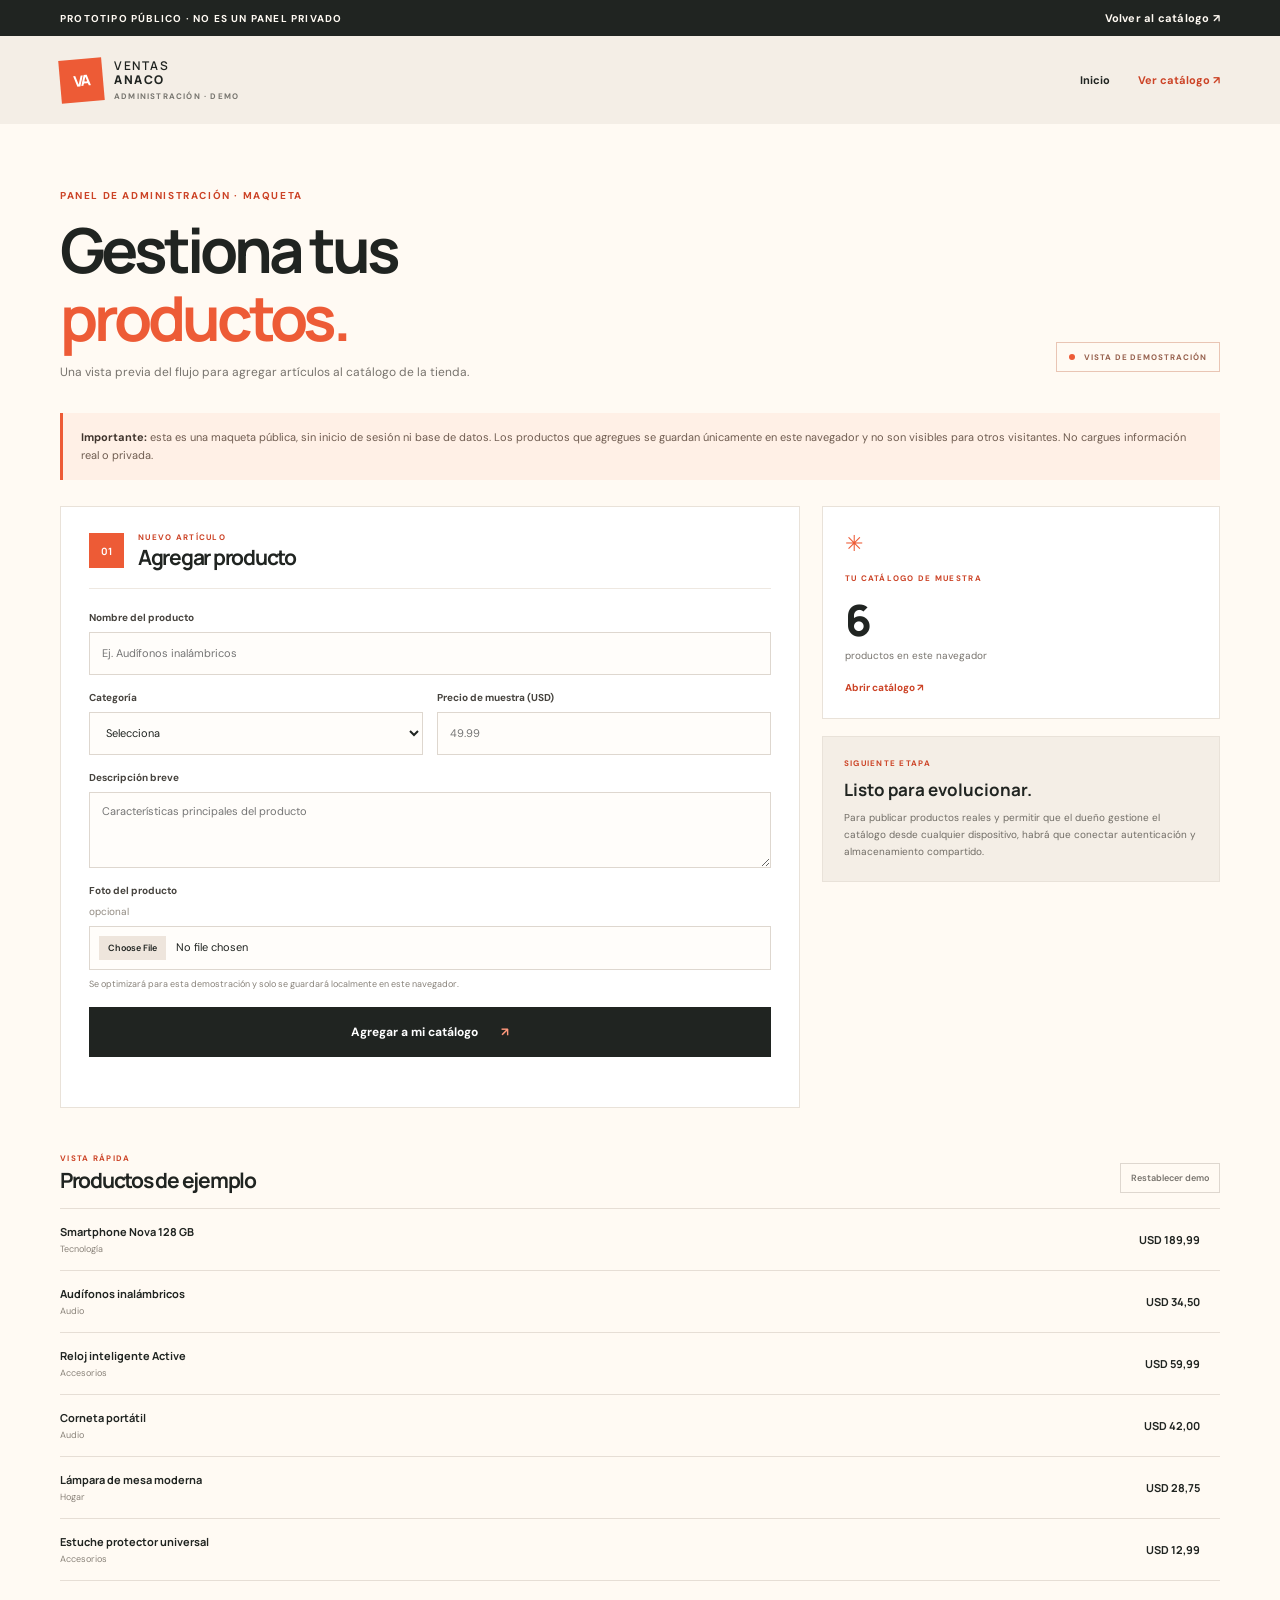
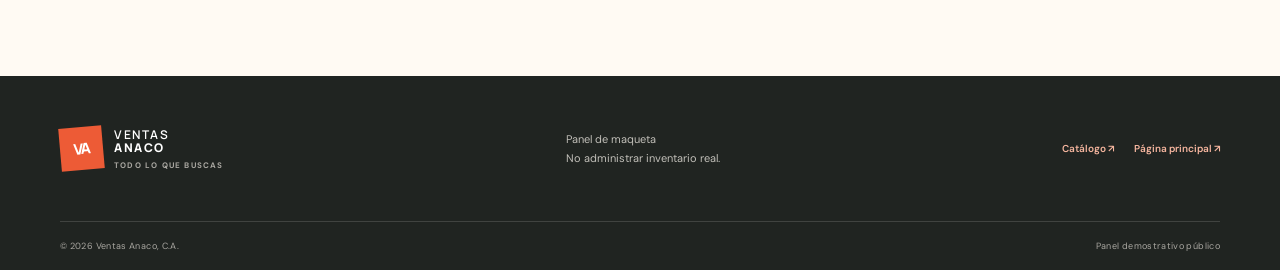
<file: admin.html>
<!DOCTYPE html>
<html lang="es">
<head>
    <meta charset="UTF-8">
    <meta name="viewport" content="width=device-width, initial-scale=1">
    <meta name="theme-color" content="#f4eee6">
    <meta name="description" content="Vista de demostración del panel de productos para Ventas Anaco.">
    <meta name="robots" content="noindex, nofollow">
    <title>Administración demo | Ventas Anaco, C.A.</title>
    <link rel="stylesheet" href="styles.css">
    <script src="script.js" defer></script>
    <script src="store.js" defer></script>
</head>
<body class="store-page">
    <div class="announcement"><span>PROTOTIPO PÚBLICO · NO ES UN PANEL PRIVADO</span><a href="catalogo.html">Volver al catálogo ↗</a></div>
    <header class="site-header">
        <nav class="navigation container" aria-label="Navegación principal">
            <a class="brand" href="index.html" aria-label="Ventas Anaco, inicio"><span class="brand-mark">VA</span><span class="brand-name">VENTAS <strong>ANACO</strong><small>ADMINISTRACIÓN · DEMO</small></span></a>
            <div class="admin-header-links"><a href="index.html">Inicio</a><a href="catalogo.html">Ver catálogo ↗</a></div>
        </nav>
    </header>
    <main class="admin-main">
        <div class="container">
            <div class="admin-heading">
                <div><p class="section-label">Panel de administración · Maqueta</p><h1>Gestiona tus<br><em>productos.</em></h1><p>Una vista previa del flujo para agregar artículos al catálogo de la tienda.</p></div>
                <span class="admin-badge"><span></span> VISTA DE DEMOSTRACIÓN</span>
            </div>
            <div class="admin-warning" role="note"><strong>Importante:</strong> esta es una maqueta pública, sin inicio de sesión ni base de datos. Los productos que agregues se guardan únicamente en este navegador y no son visibles para otros visitantes. No cargues información real o privada.</div>
            <div class="admin-layout">
                <section class="admin-form-card">
                    <div class="admin-card-heading"><span class="admin-step">01</span><div><p class="section-label">Nuevo artículo</p><h2>Agregar producto</h2></div></div>
                    <form id="admin-product-form">
                        <label class="form-field">Nombre del producto<input name="name" type="text" maxlength="70" placeholder="Ej. Audífonos inalámbricos" required></label>
                        <div class="form-row">
                            <label class="form-field">Categoría<select name="category" required><option value="">Selecciona</option><option>Tecnología</option><option>Audio</option><option>Hogar</option><option>Accesorios</option></select></label>
                            <label class="form-field">Precio de muestra (USD)<input name="price" type="number" min="0.01" max="999999" step="0.01" placeholder="49.99" required></label>
                        </div>
                        <label class="form-field">Descripción breve<textarea name="description" maxlength="140" rows="3" placeholder="Características principales del producto" required></textarea></label>
                        <label class="form-field">Foto del producto <span class="optional-label">opcional</span><input name="image" id="product-image" type="file" accept="image/png,image/jpeg,image/webp"><small>Se optimizará para esta demostración y solo se guardará localmente en este navegador.</small></label>
                        <div class="image-preview" id="image-preview" hidden><img id="preview-image" alt="Vista previa de la imagen del producto"><button type="button" id="remove-image">Quitar foto</button></div>
                        <button class="button button-dark submit-product" type="submit">Agregar a mi catálogo <span aria-hidden="true">↗</span></button>
                        <p class="form-feedback" id="form-feedback" aria-live="polite"></p>
                    </form>
                </section>
                <aside class="admin-side">
                    <div class="admin-summary"><span class="summary-icon">✳</span><p class="section-label">Tu catálogo de muestra</p><strong id="admin-product-count">—</strong><span>productos en este navegador</span><a href="catalogo.html">Abrir catálogo ↗</a></div>
                    <div class="admin-tips"><p class="section-label">Siguiente etapa</p><h3>Listo para evolucionar.</h3><p>Para publicar productos reales y permitir que el dueño gestione el catálogo desde cualquier dispositivo, habrá que conectar autenticación y almacenamiento compartido.</p></div>
                </aside>
            </div>
            <section class="admin-products-section">
                <div class="admin-products-heading"><div><p class="section-label">Vista rápida</p><h2>Productos de ejemplo</h2></div><button class="clear-demo" id="clear-demo-products" type="button">Restablecer demo</button></div>
                <div class="admin-product-list" id="admin-product-list"></div>
            </section>
        </div>
    </main>
    <footer class="site-footer">
        <div class="container footer-main"><a class="brand footer-brand" href="index.html" aria-label="Ventas Anaco, inicio"><span class="brand-mark">VA</span><span class="brand-name">VENTAS <strong>ANACO</strong><small>TODO LO QUE BUSCAS</small></span></a><p>Panel de maqueta<br>No administrar inventario real.</p><div class="social-links"><a href="catalogo.html">Catálogo ↗</a><a href="index.html">Página principal ↗</a></div></div>
        <div class="container footer-bottom"><span>© <span id="current-year"></span> Ventas Anaco, C.A.</span><span>Panel demostrativo público</span></div>
    </footer>
</body>
</html>
</file>
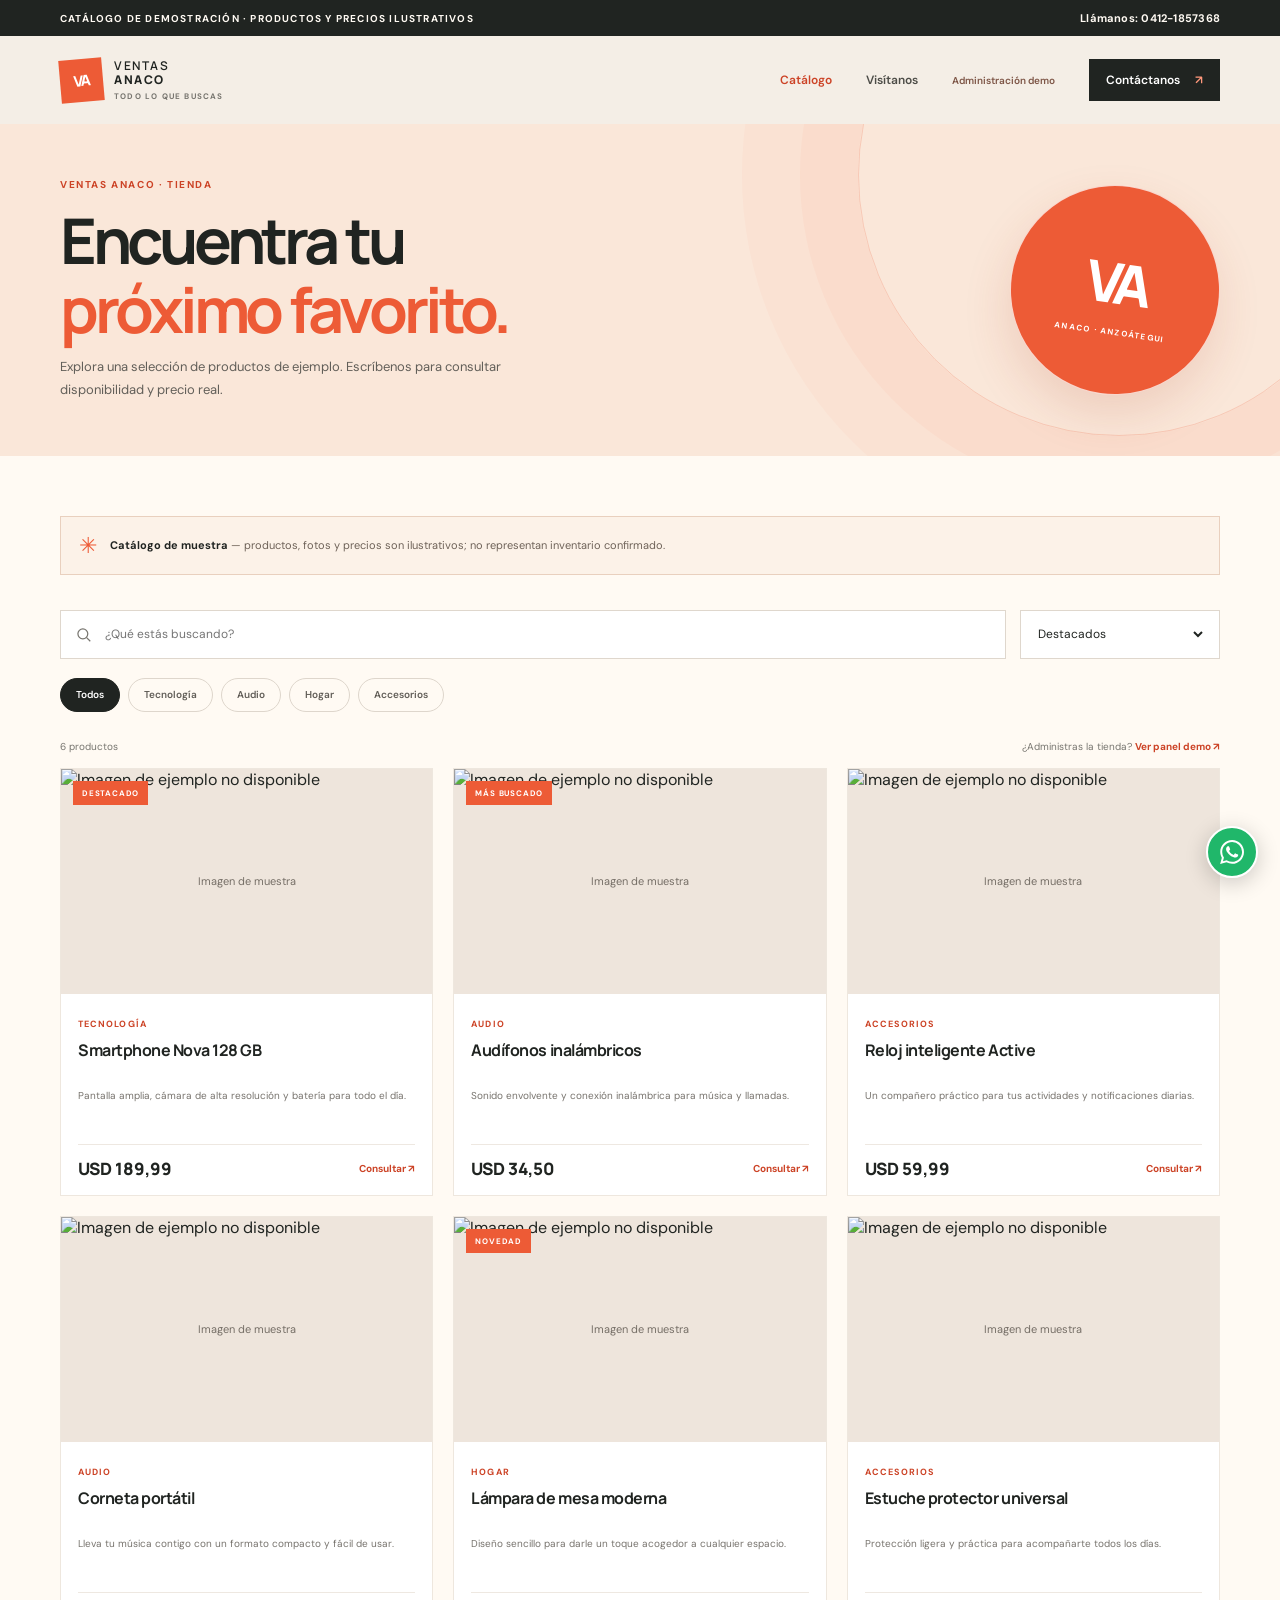
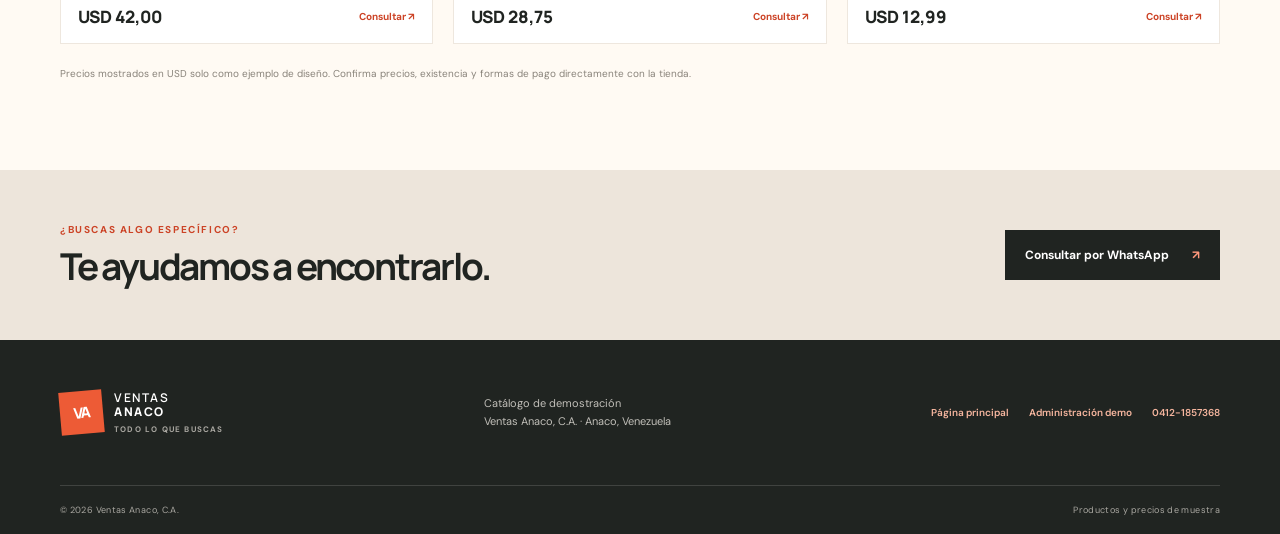
<file: catalogo.html>
<!DOCTYPE html>
<html lang="es">
<head>
    <meta charset="UTF-8">
    <meta name="viewport" content="width=device-width, initial-scale=1">
    <meta name="theme-color" content="#f4eee6">
    <meta name="description" content="Explora el catálogo de ejemplo de Ventas Anaco. Consulta productos y disponibilidad por WhatsApp.">
    <title>Catálogo de ejemplo | Ventas Anaco, C.A.</title>
    <link rel="preconnect" href="https://images.unsplash.com">
    <link rel="stylesheet" href="styles.css">
    <script src="script.js" defer></script>
    <script src="store.js" defer></script>
</head>
<body class="store-page">
    <div class="announcement">
        <span>CATÁLOGO DE DEMOSTRACIÓN · PRODUCTOS Y PRECIOS ILUSTRATIVOS</span>
        <a href="tel:+584121857368">Llámanos: 0412-1857368</a>
    </div>
    <header class="site-header">
        <nav class="navigation container" aria-label="Navegación principal">
            <a class="brand" href="index.html" aria-label="Ventas Anaco, inicio">
                <span class="brand-mark">VA</span>
                <span class="brand-name">VENTAS <strong>ANACO</strong><small>TODO LO QUE BUSCAS</small></span>
            </a>
            <button class="menu-toggle" type="button" aria-expanded="false" aria-controls="primary-menu" aria-label="Abrir menú"><span></span><span></span></button>
            <div class="nav-links" id="primary-menu">
                <a class="nav-current" href="catalogo.html">Catálogo</a>
                <a href="index.html#visitanos">Visítanos</a>
                <a class="admin-link" href="admin.html">Administración demo</a>
                <a class="nav-cta" href="https://wa.me/584121857368" target="_blank" rel="noopener noreferrer">Contáctanos <span aria-hidden="true">↗</span></a>
            </div>
        </nav>
    </header>

    <main>
        <section class="catalog-hero">
            <div class="container catalog-hero-inner">
                <div>
                    <p class="section-label">Ventas Anaco · Tienda</p>
                    <h1>Encuentra tu<br><em>próximo favorito.</em></h1>
                    <p>Explora una selección de productos de ejemplo. Escríbenos para consultar disponibilidad y precio real.</p>
                </div>
                <div class="catalog-hero-art" aria-hidden="true"><span>VA</span><small>ANACO · ANZOÁTEGUI</small></div>
            </div>
        </section>

        <section class="catalog-section section">
            <div class="container">
                <div class="demo-notice"><span aria-hidden="true">✳</span><p><strong>Catálogo de muestra</strong> — productos, fotos y precios son ilustrativos; no representan inventario confirmado.</p></div>
                <div class="catalog-toolbar">
                    <label class="search-field"><span class="sr-only">Buscar productos</span><svg viewBox="0 0 24 24" aria-hidden="true"><circle cx="10.8" cy="10.8" r="6.8"></circle><path d="m16 16 5 5"></path></svg><input id="product-search" type="search" placeholder="¿Qué estás buscando?" autocomplete="off"></label>
                    <label class="sort-field"><span class="sr-only">Ordenar productos</span><select id="product-sort"><option value="featured">Destacados</option><option value="price-asc">Precio: menor a mayor</option><option value="price-desc">Precio: mayor a menor</option><option value="name">Nombre: A-Z</option></select></label>
                </div>
                <div class="category-filters" aria-label="Filtrar por categoría">
                    <button class="filter-chip is-active" type="button" data-category="Todos" aria-pressed="true">Todos</button>
                    <button class="filter-chip" type="button" data-category="Tecnología" aria-pressed="false">Tecnología</button>
                    <button class="filter-chip" type="button" data-category="Audio" aria-pressed="false">Audio</button>
                    <button class="filter-chip" type="button" data-category="Hogar" aria-pressed="false">Hogar</button>
                    <button class="filter-chip" type="button" data-category="Accesorios" aria-pressed="false">Accesorios</button>
                </div>
                <div class="catalog-status"><span id="product-count" aria-live="polite"></span><a href="admin.html">¿Administras la tienda? <strong>Ver panel demo ↗</strong></a></div>
                <div class="product-grid" id="product-grid" aria-live="polite"></div>
                <p class="empty-state" id="empty-state" hidden>No encontramos productos con esos filtros. Prueba otra búsqueda.</p>
                <p class="catalog-footnote">Precios mostrados en USD solo como ejemplo de diseño. Confirma precios, existencia y formas de pago directamente con la tienda.</p>
            </div>
        </section>
        <section class="catalog-contact">
            <div class="container catalog-contact-inner"><div><p class="section-label">¿Buscas algo específico?</p><h2>Te ayudamos a encontrarlo.</h2></div><a class="button button-dark" href="https://wa.me/584121857368?text=Hola%2C%20quisiera%20consultar%20por%20un%20producto." target="_blank" rel="noopener noreferrer">Consultar por WhatsApp <span aria-hidden="true">↗</span></a></div>
        </section>
    </main>
    <footer class="site-footer">
        <div class="container footer-main">
            <a class="brand footer-brand" href="index.html" aria-label="Ventas Anaco, inicio"><span class="brand-mark">VA</span><span class="brand-name">VENTAS <strong>ANACO</strong><small>TODO LO QUE BUSCAS</small></span></a>
            <p>Catálogo de demostración<br>Ventas Anaco, C.A. · Anaco, Venezuela</p>
            <div class="social-links"><a href="index.html">Página principal</a><a href="admin.html">Administración demo</a><a href="tel:+584121857368">0412-1857368</a></div>
        </div>
        <div class="container footer-bottom"><span>© <span id="current-year"></span> Ventas Anaco, C.A.</span><span>Productos y precios de muestra</span></div>
    </footer>
    <a class="whatsapp-float" href="https://wa.me/584121857368" target="_blank" rel="noopener noreferrer" aria-label="Escribir a Ventas Anaco por WhatsApp"><svg viewBox="0 0 24 24" aria-hidden="true"><path d="M20.52 3.48A11.78 11.78 0 0 0 12.12 0C5.57 0 .24 5.32.24 11.87c0 2.1.55 4.16 1.6 5.97L.14 24l6.31-1.65a11.9 11.9 0 0 0 5.67 1.45h.01c6.54 0 11.87-5.32 11.87-11.87 0-3.17-1.24-6.15-3.48-8.45Zm-8.4 18.31a9.9 9.9 0 0 1-5.04-1.38l-.36-.21-3.75.98 1-3.65-.24-.38a9.84 9.84 0 0 1-1.52-5.28c0-5.46 4.45-9.9 9.92-9.9a9.85 9.85 0 0 1 7.02 2.91 9.85 9.85 0 0 1 2.9 7.02c0 5.47-4.44 9.9-9.91 9.9Zm5.44-7.42c-.3-.15-1.76-.87-2.03-.97-.27-.1-.47-.15-.66.15-.2.3-.76.97-.93 1.17-.17.2-.34.22-.64.07-.3-.15-1.26-.47-2.4-1.5-.89-.8-1.5-1.77-1.67-2.07-.17-.3-.02-.46.13-.61.14-.13.3-.35.44-.52.15-.17.2-.3.3-.5.1-.2.05-.37-.02-.52-.08-.15-.67-1.61-.92-2.2-.24-.58-.49-.5-.67-.51h-.57c-.2 0-.52.07-.79.37-.27.3-1.04 1.01-1.04 2.47s1.07 2.86 1.22 3.06c.15.2 2.1 3.21 5.08 4.5.71.3 1.26.48 1.7.62.71.22 1.36.19 1.87.12.57-.09 1.76-.72 2.01-1.41.25-.69.25-1.28.17-1.41-.07-.12-.27-.2-.57-.34Z"/></svg></a>
</body>
</html>
</file>
<file: styles.css>
@import url('https://fonts.googleapis.com/css2?family=DM+Sans:wght@400;500;600;700&family=Manrope:wght@400;500;600;700;800&display=swap');

:root {
    color-scheme: light;
    --ink: #202421;
    --paper: #f4eee6;
    --cream: #fffaf3;
    --orange: #ed5b36;
    --orange-dark: #cc4326;
    --blue: #244fa2;
    --muted: #77756f;
    --line: rgba(32, 36, 33, .14);
    --display: "Manrope", "Arial", sans-serif;
    --body: "DM Sans", "Arial", sans-serif;
}

* { box-sizing: border-box; }
html { scroll-behavior: smooth; }
body { margin: 0; background: var(--paper); color: var(--ink); font-family: var(--body); -webkit-font-smoothing: antialiased; }
a { color: inherit; }
img { display: block; max-width: 100%; }
.container { width: min(1160px, calc(100% - 64px)); margin-inline: auto; }
.section { padding-block: 110px; }

.announcement { min-height: 36px; padding: 0 max(32px, calc((100% - 1160px) / 2)); display: flex; align-items: center; justify-content: space-between; background: var(--ink); color: #fffaf3; font-size: 10px; font-weight: 700; letter-spacing: .12em; }
.announcement a { color: #fffaf3; text-decoration: none; font-size: 11px; letter-spacing: .02em; }
.site-header { position: relative; z-index: 10; background: var(--paper); }
.navigation { min-height: 88px; display: flex; align-items: center; justify-content: space-between; }
.brand { display: inline-flex; align-items: center; gap: 11px; text-decoration: none; }
.brand-mark { width: 43px; height: 43px; display: grid; place-items: center; background: var(--orange); color: white; font: 800 15px var(--display); letter-spacing: -.08em; transform: rotate(-5deg); }
.brand-name { display: grid; font: 600 12px var(--display); letter-spacing: .13em; line-height: 1.15; }
.brand-name strong { font-weight: 800; }
.brand-name small { margin-top: 5px; color: var(--muted); font: 700 8px var(--body); letter-spacing: .15em; }
.nav-links { display: flex; align-items: center; gap: 34px; }
.nav-links > a { color: #4c4c47; text-decoration: none; font-size: 12px; font-weight: 600; transition: color .2s; }
.nav-links > a:hover, .text-link:hover, .inline-link:hover { color: var(--orange-dark); }
.nav-links .nav-cta { padding: 13px 17px; background: var(--ink); color: white; }
.nav-cta span { padding-left: 12px; color: #ff987c; }
.menu-toggle { display: none; }

.hero { position: relative; overflow: hidden; background: #fae7d9; }
.hero::before { position: absolute; top: -185px; right: -88px; width: 53%; height: 700px; border-radius: 50%; background: #f6d2bd; content: ""; }
.hero-content { position: relative; z-index: 1; min-height: 610px; display: grid; grid-template-columns: .94fr 1.06fr; align-items: center; gap: 40px; padding-block: 68px 74px; }
.hero-copy { padding-block: 12px; }
.eyebrow, .section-label { margin: 0 0 21px; color: var(--orange-dark); font-size: 10px; font-weight: 700; letter-spacing: .16em; text-transform: uppercase; }
.eyebrow { display: flex; align-items: center; gap: 9px; }
.eyebrow span { width: 7px; height: 7px; border-radius: 50%; background: var(--orange); }
h1, h2, h3, p, figure { margin-top: 0; }
h1, h2, h3 { font-family: var(--display); }
h1 { margin-bottom: 20px; font-size: clamp(43px, 5vw, 68px); font-weight: 700; line-height: 1.09; letter-spacing: -.065em; }
h1 em, h2 em { color: var(--orange); font-style: normal; }
.hero-intro { max-width: 405px; margin-bottom: 28px; color: #5f5c56; font-size: 15px; line-height: 1.8; }
.hero-actions { display: flex; flex-wrap: wrap; align-items: center; gap: 25px; }
.button { min-height: 50px; padding: 0 20px; display: inline-flex; align-items: center; justify-content: center; gap: 23px; text-decoration: none; font-size: 12px; font-weight: 700; transition: transform .2s, background .2s; }
.button:hover { transform: translateY(-2px); }
.button-dark { background: var(--ink); color: white; }
.button-dark:hover { background: var(--orange-dark); }
.button span { color: #ff987c; }
.text-link, .inline-link { color: var(--ink); font-size: 11px; font-weight: 700; text-decoration: none; transition: color .2s; }
.hero-note { margin-top: 44px; display: flex; align-items: center; gap: 14px; color: var(--muted); font-size: 10px; line-height: 1.7; }
.hero-note strong { color: var(--ink); font-weight: 700; }
.note-star { color: var(--orange); font-size: 25px; }
.hero-video-feature { position: relative; width: min(100%, 420px); margin: 0 auto; overflow: hidden; border: 1px solid rgba(32,36,33,.1); background: #fff; box-shadow: 0 24px 60px rgba(58,39,24,.17); }
.video-feature-label { min-height: 39px; padding: 0 13px; display: flex; align-items: center; gap: 8px; color: #615b54; font-size: 8px; font-weight: 700; letter-spacing: .11em; }
.video-live-dot { width: 7px; height: 7px; border-radius: 50%; background: var(--orange); }
.video-feature-label > span:last-child { margin-left: auto; color: var(--orange-dark); }
.instagram-video-frame { width: 100%; aspect-ratio: 9 / 16; overflow: hidden; background: #171717; }
.hero-reel { width: 100%; height: 100%; display: block; object-fit: cover; }
.video-feature-link { min-height: 42px; padding: 0 13px; display: flex; align-items: center; justify-content: space-between; color: var(--orange-dark); font-size: 10px; font-weight: 700; text-decoration: none; }
.video-feature-link:hover { background: #fff5ef; }
.hero-bottom { position: relative; z-index: 1; min-height: 49px; display: flex; justify-content: space-between; align-items: center; border-top: 1px solid rgba(32, 36, 33, .16); color: #81766d; font-size: 8px; font-weight: 700; letter-spacing: .17em; }

.intro { background: var(--cream); }
.intro-grid { display: grid; grid-template-columns: 1fr 1fr; gap: 80px; align-items: center; }
.section-label { margin-bottom: 15px; }
h2 { margin-bottom: 0; font-size: clamp(36px, 4vw, 52px); line-height: 1.14; letter-spacing: -.06em; }
.intro-copy { max-width: 485px; padding-left: 34px; border-left: 2px solid #f1b49d; }
.intro-copy > p { margin-bottom: 25px; color: #66635d; font-size: 14px; line-height: 1.9; }
.inline-link { display: inline-flex; align-items: center; gap: 12px; border-bottom: 1px solid var(--orange); padding-bottom: 7px; }
.inline-link span { color: var(--orange); }

.categories { background: #ede5db; }
.section-heading, .gallery-heading { display: flex; align-items: end; justify-content: space-between; gap: 28px; }
.section-heading h2 { font-size: clamp(34px, 4vw, 48px); }
.heading-mark { color: var(--orange); font-size: 56px; line-height: 1; }
.category-grid { margin-top: 50px; display: grid; grid-template-columns: repeat(3, 1fr); border-top: 1px solid var(--line); border-bottom: 1px solid var(--line); }
.category-card { position: relative; min-height: 230px; padding: 30px 28px 30px 0; }
.category-card + .category-card { padding-left: 28px; border-left: 1px solid var(--line); }
.category-number { color: #948c82; font: 700 9px var(--body); letter-spacing: .14em; }
.category-icon { position: absolute; top: 23px; right: 23px; color: var(--orange); font: 400 29px var(--display); }
.category-card h3 { margin: 43px 0 9px; font-size: 20px; letter-spacing: -.04em; }
.category-card p { max-width: 260px; margin-bottom: 0; color: #716d66; font-size: 12px; line-height: 1.75; }
.availability-note { margin: 17px 0 0; color: #858078; font-size: 10px; }

.gallery-section { background: var(--cream); }
.gallery-heading { margin-bottom: 40px; }
.gallery-heading h2 { font-size: clamp(35px, 4vw, 49px); }
.gallery-heading .text-link { margin-bottom: 8px; }
.gallery-grid { display: grid; grid-template-columns: 1.35fr 1fr; gap: 20px; }
.gallery-item { position: relative; min-width: 0; height: 350px; overflow: hidden; margin: 0; background: #e1d4c7; }
.gallery-item img { width: 100%; height: 100%; object-fit: cover; transition: transform .55s; }
.gallery-item:hover img { transform: scale(1.035); }
.gallery-wide img { object-position: 50% 46%; }
.gallery-item figcaption { position: absolute; right: 0; bottom: 0; left: 0; padding: 43px 22px 18px; background: linear-gradient(transparent, rgba(20, 21, 21, .69)); color: white; font: 600 12px var(--display); }
.photo-credit { margin: 14px 0 0; color: #89837a; font-size: 10px; }
.photo-credit a { color: #615c55; text-underline-offset: 3px; }

.visit-section { position: relative; overflow: hidden; background: var(--orange); color: white; }
.visit-section::after { position: absolute; top: -290px; right: -200px; width: 620px; height: 620px; border: 1px solid rgba(255, 255, 255, .18); border-radius: 50%; box-shadow: 0 0 0 65px rgba(255,255,255,.035), 0 0 0 130px rgba(255,255,255,.03); content: ""; }
.visit-layout { position: relative; z-index: 1; display: grid; grid-template-columns: 1fr .78fr; align-items: center; gap: 100px; }
.visit-copy .section-label { color: #ffe2d3; }
.visit-copy h2 { font-size: clamp(42px, 5vw, 61px); }
.visit-copy h2 em { color: #ffe4d6; }
.visit-copy > p:not(.section-label) { max-width: 425px; margin: 20px 0 29px; color: #fff0e8; font-size: 13px; line-height: 1.8; }
.visit-actions { display: flex; align-items: center; flex-wrap: wrap; gap: 25px; }
.button-light { background: var(--cream); color: var(--ink); }
.button-light span { color: var(--orange); }
.visit-phone { color: #ffe9de; font-size: 10px; text-decoration: none; }
.visit-phone strong { display: block; margin-top: 3px; color: white; font-size: 13px; }
.visit-card { padding: 20px; background: var(--cream); color: var(--ink); box-shadow: 0 22px 55px rgba(115, 38, 19, .2); }
.visit-card-top { display: flex; justify-content: space-between; color: #898279; font-size: 8px; font-weight: 700; letter-spacing: .13em; }
.map-illustration { position: relative; height: 180px; margin: 17px 0; overflow: hidden; background: #eee5d9; }
.map-illustration::before, .map-illustration::after { position: absolute; background: rgba(255,255,255,.9); content: ""; }
.map-illustration::before { top: 45%; left: -8%; width: 120%; height: 15px; transform: rotate(-16deg); }
.map-illustration::after { top: -15%; left: 49%; width: 12px; height: 130%; transform: rotate(25deg); }
.map-road { position: absolute; z-index: 1; display: block; height: 6px; background: rgba(255,255,255,.92); }
.map-road-a { top: 24%; left: -8%; width: 110%; transform: rotate(13deg); }
.map-road-b { top: 73%; left: 5%; width: 105%; transform: rotate(-9deg); }
.map-road-c { top: -20%; left: 28%; width: 7px; height: 150%; transform: rotate(-26deg); }
.map-block { position: absolute; z-index: 0; display: block; width: 39px; height: 31px; background: #dfd3c3; }
.map-block-a { top: 9%; left: 8%; }.map-block-b { top: 55%; left: 17%; }.map-block-c { top: 20%; right: 11%; }.map-block-d { right: 17%; bottom: 7%; }
.map-pin { position: absolute; z-index: 2; top: 40%; left: 49%; width: 37px; height: 37px; display: grid; place-items: center; border: 3px solid white; border-radius: 50% 50% 50% 4px; background: var(--orange); color: white; font: 800 10px var(--display); transform: rotate(-45deg); }
.map-pin::first-letter { transform: rotate(45deg); }
.map-place { position: absolute; z-index: 2; right: 9px; bottom: 14px; color: #787168; font-size: 8px; font-weight: 700; letter-spacing: .1em; }
.visit-card address { margin-bottom: 15px; color: #57534e; font-size: 11px; font-style: normal; line-height: 1.65; }
.map-link { display: inline-flex; gap: 15px; color: var(--orange-dark); font-size: 10px; font-weight: 700; text-decoration: none; }

.site-footer { background: var(--ink); color: white; }
.footer-main { min-height: 145px; display: flex; align-items: center; justify-content: space-between; gap: 32px; }
.footer-brand .brand-mark { background: var(--orange); }.footer-brand .brand-name small { color: #a9a7a1; }.footer-main > p { margin: 0; color: #c1bfb9; font-size: 11px; line-height: 1.7; }
.social-links { display: flex; gap: 20px; }
.social-links a { color: #f6b69f; font-size: 10px; font-weight: 600; text-decoration: none; }
.footer-bottom { min-height: 49px; display: flex; align-items: center; justify-content: space-between; border-top: 1px solid rgba(255,255,255,.14); color: #a9a7a1; font-size: 9px; letter-spacing: .04em; }
.whatsapp-float { position: fixed; z-index: 15; right: 22px; bottom: 22px; width: 52px; height: 52px; display: grid; place-items: center; border: 2px solid white; border-radius: 50%; background: #20b76a; box-shadow: 0 5px 22px rgba(0,0,0,.2); transition: transform .2s; }
.whatsapp-float:hover { transform: translateY(-3px); }
.whatsapp-float svg { width: 24px; height: 24px; fill: white; }

:focus-visible { outline: 3px solid var(--blue); outline-offset: 4px; }

@media (max-width: 850px) {
    .section { padding-block: 82px; }
    .hero-content { min-height: 540px; grid-template-columns: 1fr .92fr; gap: 18px; }
    .hero-video-feature { max-width: 440px; }
    .intro-grid { gap: 45px; }
    .visit-layout { gap: 50px; }
    .nav-links { gap: 20px; }
}

@media (max-width: 650px) {
    .container { width: min(100% - 38px, 500px); }
    .section { padding-block: 70px; }
    .announcement { min-height: 34px; padding-inline: 19px; font-size: 8px; letter-spacing: .08em; }
    .announcement a { font-size: 9px; }
    .navigation { min-height: 72px; }
    .brand-mark { width: 39px; height: 39px; }
    .menu-toggle { width: 42px; height: 42px; display: grid; place-content: center; gap: 6px; border: 1px solid var(--line); background: transparent; }
    .menu-toggle span { width: 18px; height: 2px; background: var(--ink); transition: transform .2s; }
    .menu-toggle[aria-expanded="true"] span:first-child { transform: translateY(4px) rotate(45deg); }
    .menu-toggle[aria-expanded="true"] span:last-child { transform: translateY(-4px) rotate(-45deg); }
    .nav-links { position: absolute; top: 100%; right: 0; left: 0; display: none; padding: 16px 20px 22px; background: var(--paper); box-shadow: 0 12px 18px rgba(32,36,33,.08); }
    .nav-links.is-open { display: grid; gap: 0; }
    .nav-links > a { padding: 14px 4px; }
    .nav-links .nav-cta { margin-top: 6px; padding: 14px; }
    .hero::before { top: 48%; right: -55%; width: 140%; height: 65%; }
    .hero-content { min-height: auto; grid-template-columns: 1fr; gap: 14px; padding-block: 54px 35px; }
    .eyebrow { margin-bottom: 16px; }
    h1 { font-size: clamp(43px, 13vw, 60px); }
    .hero-intro { max-width: 370px; font-size: 13px; }
    .hero-note { margin-top: 26px; }
    .hero-video-feature { max-width: 390px; }
    .hero-bottom { min-height: 42px; font-size: 7px; }
    .intro-grid { grid-template-columns: 1fr; gap: 26px; }
    .intro-copy { padding-left: 19px; }
    .section-heading, .gallery-heading { align-items: start; }
    .heading-mark { font-size: 42px; }
    .category-grid { grid-template-columns: 1fr; margin-top: 34px; }
    .category-card, .category-card + .category-card { min-height: 175px; padding: 23px 20px 23px 0; border-left: 0; }
    .category-card + .category-card { border-top: 1px solid var(--line); }
    .category-card h3 { margin-top: 29px; }
    .category-icon { top: 20px; right: 12px; }
    .gallery-heading { flex-direction: column; gap: 21px; }
    .gallery-grid { grid-template-columns: 1fr; gap: 12px; }
    .gallery-item { height: 270px; }
    .visit-layout { grid-template-columns: 1fr; gap: 38px; }
    .visit-section::after { top: -150px; right: -360px; }
    .visit-card { padding: 16px; }
    .footer-main { padding-block: 30px; align-items: start; flex-wrap: wrap; gap: 24px; }
    .footer-main > p { flex-basis: calc(100% - 10px); order: 2; }
    .social-links { width: 100%; flex-wrap: wrap; order: 3; }
    .footer-bottom { min-height: 54px; gap: 12px; font-size: 8px; }
    .whatsapp-float { right: 14px; bottom: 14px; width: 48px; height: 48px; }
}

@media (prefers-reduced-motion: reduce) {
    html { scroll-behavior: auto; }
    *, *::before, *::after { transition-duration: .01ms !important; }
}

.admin-link { color: #7d5546 !important; font-size: 10px !important; }
.nav-current { color: var(--orange-dark) !important; }
.sr-only { position: absolute; width: 1px; height: 1px; padding: 0; overflow: hidden; clip: rect(0, 0, 0, 0); white-space: nowrap; border: 0; }

.catalog-hero { position: relative; overflow: hidden; background: #fae7d9; }
.catalog-hero::after { position: absolute; top: -210px; right: -100px; width: 520px; height: 520px; border: 1px solid rgba(237,91,54,.22); border-radius: 50%; box-shadow: 0 0 0 58px rgba(237,91,54,.045), 0 0 0 116px rgba(237,91,54,.035); content: ""; }
.catalog-hero-inner { position: relative; z-index: 1; min-height: 325px; display: flex; align-items: center; justify-content: space-between; gap: 50px; padding-block: 54px; }
.catalog-hero h1 { margin-bottom: 13px; font-size: clamp(44px, 5vw, 63px); }
.catalog-hero-inner > div:first-child > p:last-child { max-width: 460px; margin-bottom: 0; color: #625f59; font-size: 13px; line-height: 1.75; }
.catalog-hero-art { width: 210px; height: 210px; flex: 0 0 auto; display: grid; place-content: center; border: 1px solid rgba(255,255,255,.75); border-radius: 50%; background: var(--orange); color: white; text-align: center; transform: rotate(8deg); box-shadow: 0 20px 45px rgba(172,66,38,.15); }
.catalog-hero-art span { font: 800 56px var(--display); letter-spacing: -.1em; }
.catalog-hero-art small { margin-top: 7px; font-size: 8px; font-weight: 700; letter-spacing: .16em; }
.catalog-section { background: var(--cream); padding-block: 60px 88px; }
.demo-notice { display: flex; align-items: center; gap: 13px; margin-bottom: 35px; padding: 14px 18px; border: 1px solid #e9d0be; background: #fcf2e8; }
.demo-notice > span { color: var(--orange); font-size: 22px; }
.demo-notice p { margin: 0; color: #6e6258; font-size: 11px; line-height: 1.6; }
.demo-notice strong { color: var(--ink); }
.catalog-toolbar { display: grid; grid-template-columns: 1fr 200px; gap: 14px; }
.search-field, .sort-field { min-height: 49px; display: flex; align-items: center; gap: 11px; border: 1px solid #dfd7cd; background: white; }
.search-field { padding-inline: 14px; }
.search-field svg { width: 18px; fill: none; stroke: #77756f; stroke-width: 1.7; }
.search-field input, .sort-field select { width: 100%; height: 100%; border: 0; outline: none; background: transparent; color: var(--ink); font: 12px var(--body); }
.sort-field { padding-inline: 13px; }
.sort-field select { cursor: pointer; }
.category-filters { display: flex; flex-wrap: wrap; gap: 8px; margin: 19px 0 28px; }
.filter-chip { min-height: 34px; padding: 0 15px; border: 1px solid #ded6cc; border-radius: 20px; background: transparent; color: #615d57; cursor: pointer; font: 600 10px var(--body); transition: background .2s, color .2s, border-color .2s; }
.filter-chip:hover, .filter-chip.is-active { border-color: var(--ink); background: var(--ink); color: white; }
.catalog-status { display: flex; justify-content: space-between; gap: 20px; align-items: center; margin-bottom: 15px; color: #77756f; font-size: 10px; }
.catalog-status a { color: #77756f; text-decoration: none; }
.catalog-status a strong { color: var(--orange-dark); }
.product-grid { display: grid; grid-template-columns: repeat(3, minmax(0, 1fr)); gap: 20px; }
.product-card { overflow: hidden; border: 1px solid #eee7de; background: white; transition: transform .22s, box-shadow .22s; }
.product-card:hover { transform: translateY(-4px); box-shadow: 0 17px 35px rgba(47,38,30,.1); }
.product-image-wrap { position: relative; height: 225px; overflow: hidden; background: #eee5dc; }
.product-image-wrap img { width: 100%; height: 100%; object-fit: cover; transition: transform .4s; }
.product-card:hover .product-image-wrap img { transform: scale(1.035); }
.product-image-wrap.image-unavailable::after { position: absolute; inset: 0; display: grid; place-items: center; color: #756e66; content: "Imagen de muestra"; font-size: 11px; }
.product-tag { position: absolute; top: 12px; left: 12px; padding: 7px 9px; background: var(--orange); color: white; font-size: 8px; font-weight: 700; letter-spacing: .1em; }
.product-details { padding: 17px 17px 15px; }
.product-category { color: var(--orange-dark); font-size: 9px; font-weight: 700; letter-spacing: .12em; text-transform: uppercase; }
.product-details h3 { min-height: 43px; margin: 8px 0 5px; font-size: 16px; line-height: 1.35; letter-spacing: -.03em; }
.product-details > p { min-height: 39px; margin-bottom: 17px; color: #77736d; font-size: 10px; line-height: 1.65; }
.product-card-footer { display: flex; justify-content: space-between; align-items: center; gap: 12px; padding-top: 12px; border-top: 1px solid #eee8e1; }
.product-price { color: var(--ink); font: 800 17px var(--display); }
.product-order { color: var(--orange-dark); font-size: 10px; font-weight: 700; text-decoration: none; }
.product-order:hover { text-decoration: underline; text-underline-offset: 3px; }
.empty-state { margin: 28px 0 0; padding: 34px 20px; background: #f6f0e8; color: #726d65; text-align: center; font-size: 13px; }
.catalog-footnote { margin: 22px 0 0; color: #89837a; font-size: 10px; line-height: 1.6; }
.catalog-contact { padding-block: 53px; background: #ede5db; }
.catalog-contact-inner { display: flex; align-items: center; justify-content: space-between; gap: 24px; }
.catalog-contact h2 { font-size: clamp(27px, 3vw, 37px); }
.catalog-contact .section-label { margin-bottom: 9px; }
.catalog-contact .button { flex: 0 0 auto; }

.admin-header-links { display: flex; align-items: center; gap: 28px; }
.admin-header-links a { color: var(--ink); font-size: 11px; font-weight: 700; text-decoration: none; }
.admin-header-links a:last-child { color: var(--orange-dark); }
.admin-main { min-height: 80vh; padding-block: 65px 95px; background: var(--cream); }
.admin-heading { display: flex; align-items: end; justify-content: space-between; gap: 30px; }
.admin-heading .section-label { margin-bottom: 14px; }
.admin-heading h1 { margin-bottom: 11px; font-size: clamp(43px, 5vw, 62px); }
.admin-heading > div > p:last-child { max-width: 480px; margin: 0; color: #77736d; font-size: 12px; line-height: 1.7; }
.admin-badge { margin-bottom: 11px; padding: 9px 12px; border: 1px solid #e9c5b4; color: #96604d; font-size: 8px; font-weight: 700; letter-spacing: .12em; white-space: nowrap; }
.admin-badge span { width: 6px; height: 6px; display: inline-block; margin-right: 6px; border-radius: 50%; background: var(--orange); }
.admin-warning { margin: 30px 0 26px; padding: 15px 18px; border-left: 3px solid var(--orange); background: #fff0e6; color: #6f5c50; font-size: 11px; line-height: 1.7; }
.admin-warning strong { color: #3f342d; }
.admin-layout { display: grid; grid-template-columns: minmax(0, 1.3fr) minmax(245px, .7fr); gap: 22px; align-items: start; }
.admin-form-card, .admin-summary, .admin-tips { border: 1px solid #e9e2d9; background: white; }
.admin-form-card { padding: 25px 28px; }
.admin-card-heading { display: flex; align-items: center; gap: 14px; margin-bottom: 22px; padding-bottom: 18px; border-bottom: 1px solid #eee8e1; }
.admin-step { width: 35px; height: 35px; display: grid; place-items: center; background: var(--orange); color: white; font: 700 10px var(--display); }
.admin-card-heading .section-label { margin-bottom: 4px; font-size: 8px; }
.admin-card-heading h2, .admin-products-heading h2 { font-size: 21px; }
.form-field { display: grid; gap: 8px; margin-bottom: 16px; color: #46433e; font-size: 10px; font-weight: 700; }
.form-field input, .form-field select, .form-field textarea { width: 100%; min-height: 43px; padding: 11px 12px; border: 1px solid #ded7cf; border-radius: 0; outline: none; background: #fffdfa; color: var(--ink); font: 11px var(--body); }
.form-field textarea { min-height: 76px; resize: vertical; }
.form-field input:focus, .form-field select:focus, .form-field textarea:focus { border-color: var(--orange); box-shadow: 0 0 0 2px rgba(237,91,54,.12); }
.form-field input[type="file"] { padding: 9px; }
.form-field input[type="file"]::file-selector-button { margin-right: 10px; padding: 6px 9px; border: 0; background: #eee5dc; color: var(--ink); cursor: pointer; font: 600 9px var(--body); }
.form-field small { color: #88827a; font-size: 9px; font-weight: 400; line-height: 1.5; }
.optional-label { color: #918a81; font-weight: 400; }
.form-row { display: grid; grid-template-columns: 1fr 1fr; gap: 14px; }
.submit-product { width: 100%; border: 0; cursor: pointer; font-family: var(--body); }
.form-feedback { min-height: 15px; margin: 10px 0 0; color: #6d623f; font-size: 10px; line-height: 1.5; }
.image-preview { display: flex; align-items: center; gap: 12px; margin: 0 0 15px; }
.image-preview[hidden] { display: none; }
.image-preview img { width: 80px; height: 70px; object-fit: cover; background: #eee5dc; }
.image-preview button, .clear-demo { padding: 8px 10px; border: 1px solid #ded7cf; background: transparent; color: #725c4f; cursor: pointer; font: 600 9px var(--body); }
.admin-side { display: grid; gap: 17px; }
.admin-summary { padding: 22px; }
.summary-icon { color: var(--orange); font-size: 22px; }
.admin-summary .section-label { margin: 15px 0 7px; font-size: 8px; }
.admin-summary > strong { display: block; font: 800 43px var(--display); letter-spacing: -.07em; }
.admin-summary > span:not(.summary-icon) { display: block; color: #77736d; font-size: 10px; }
.admin-summary a { display: inline-block; margin-top: 19px; color: var(--orange-dark); font-size: 10px; font-weight: 700; text-decoration: none; }
.admin-tips { padding: 21px; background: #f4eee6; }
.admin-tips .section-label { margin-bottom: 10px; font-size: 8px; }
.admin-tips h3 { margin-bottom: 8px; font-size: 17px; }
.admin-tips > p:last-child { margin: 0; color: #716d66; font-size: 10px; line-height: 1.7; }
.admin-products-section { margin-top: 45px; }
.admin-products-heading { display: flex; align-items: end; justify-content: space-between; gap: 20px; margin-bottom: 15px; }
.admin-products-heading .section-label { margin-bottom: 6px; font-size: 8px; }
.clear-demo { color: #77736d; }
.admin-product-list { border-top: 1px solid #e6ded5; }
.admin-product-row { min-height: 62px; display: grid; grid-template-columns: 1fr auto auto; align-items: center; gap: 20px; border-bottom: 1px solid #e6ded5; }
.admin-product-title { display: flex; flex-direction: column; gap: 4px; }
.admin-product-title strong { font: 700 11px var(--display); }
.admin-product-title span { color: #8a837a; font-size: 9px; }
.admin-row-price { font: 700 11px var(--display); }
.remove-demo-product { border: 0; background: none; color: #9c5140; cursor: pointer; font: 600 9px var(--body); }

@media (max-width: 850px) {
    .product-grid { grid-template-columns: repeat(2, minmax(0, 1fr)); }
    .admin-layout { grid-template-columns: minmax(0, 1fr) 260px; }
    .admin-form-card { padding-inline: 20px; }
}

@media (max-width: 650px) {
    .admin-link { display: inline-block; }
    .catalog-hero-inner { min-height: 295px; gap: 10px; padding-block: 45px; }
    .catalog-hero h1 { font-size: clamp(39px, 11vw, 54px); }
    .catalog-hero-inner > div:first-child > p:last-child { max-width: 310px; font-size: 11px; }
    .catalog-hero-art { width: 105px; height: 105px; align-self: center; margin-right: -2px; }
    .catalog-hero-art span { font-size: 35px; }
    .catalog-hero-art small { font-size: 6px; }
    .catalog-section { padding-block: 36px 62px; }
    .demo-notice { align-items: start; margin-bottom: 23px; padding: 12px; }
    .demo-notice p { font-size: 10px; }
    .catalog-toolbar { grid-template-columns: 1fr; gap: 9px; }
    .sort-field { min-height: 43px; }
    .category-filters { gap: 6px; margin: 14px 0 23px; }
    .filter-chip { min-height: 31px; padding-inline: 12px; font-size: 9px; }
    .catalog-status { align-items: start; font-size: 9px; }
    .catalog-status a { text-align: right; }
    .product-grid { grid-template-columns: 1fr 1fr; gap: 10px; }
    .product-image-wrap { height: 155px; }
    .product-details { padding: 12px 10px 11px; }
    .product-details h3 { min-height: 38px; font-size: 12px; }
    .product-details > p { min-height: 49px; margin-bottom: 12px; font-size: 9px; }
    .product-price { font-size: 13px; }
    .product-order { font-size: 9px; }
    .product-tag { top: 8px; left: 7px; padding: 6px; font-size: 7px; }
    .catalog-contact-inner { align-items: start; flex-direction: column; }
    .catalog-contact .button { width: 100%; }
    .admin-header-links { gap: 14px; }
    .admin-header-links a { font-size: 9px; }
    .admin-main { padding-block: 45px 68px; }
    .admin-heading { align-items: start; flex-direction: column; gap: 14px; }
    .admin-badge { margin: 0; }
    .admin-warning { margin-block: 22px; padding: 12px; font-size: 10px; }
    .admin-layout { grid-template-columns: 1fr; }
    .admin-side { grid-template-columns: 1fr 1fr; }
    .admin-summary, .admin-tips { padding: 16px; }
    .admin-summary > strong { font-size: 35px; }
    .form-row { grid-template-columns: 1fr; gap: 0; }
    .admin-products-heading { align-items: start; }
    .admin-product-row { grid-template-columns: 1fr auto; gap: 8px; padding-block: 10px; }
    .remove-demo-product { grid-column: 2; justify-self: end; }
}

@media (max-width: 390px) {
    .admin-side { grid-template-columns: 1fr; }
    .catalog-hero-art { width: 83px; height: 83px; }
    .catalog-hero-art span { font-size: 29px; }
    .product-grid { gap: 7px; }
    .product-details { padding-inline: 8px; }
    .product-price { font-size: 12px; }
}
</file>
